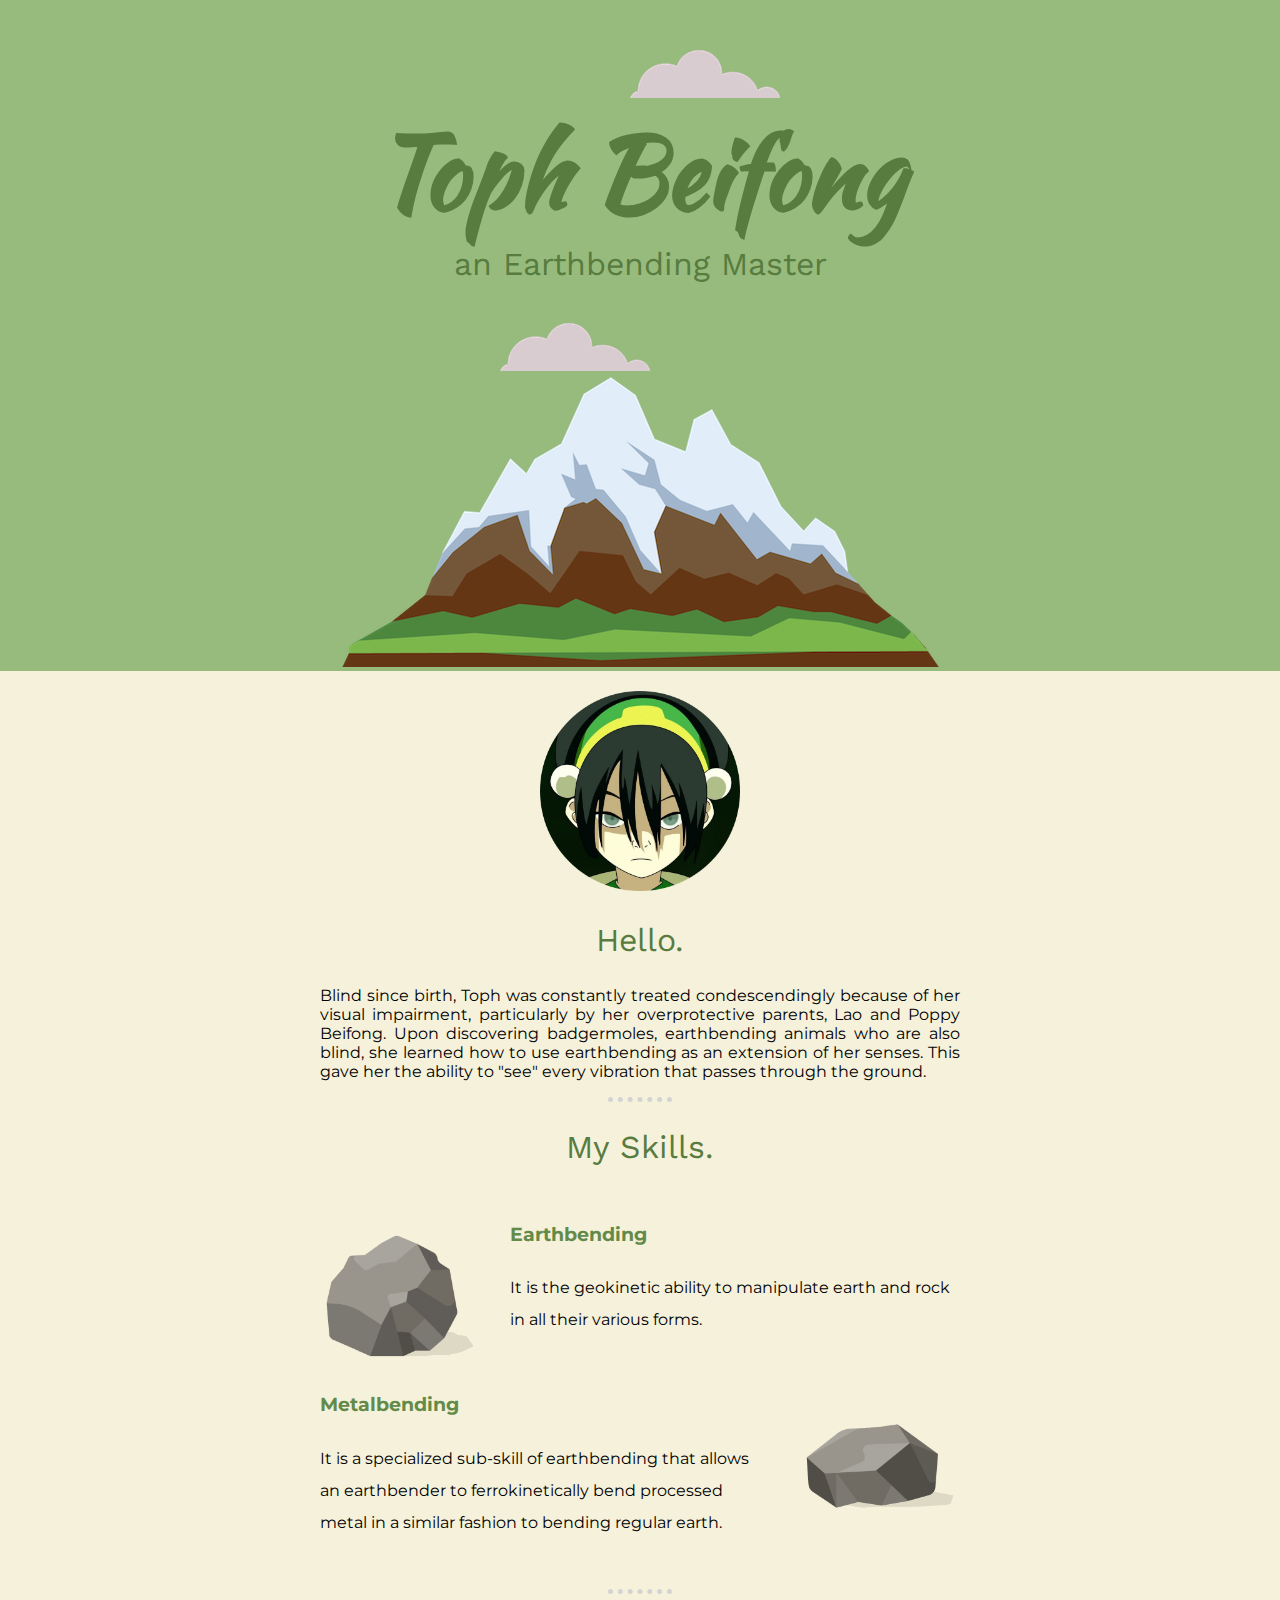
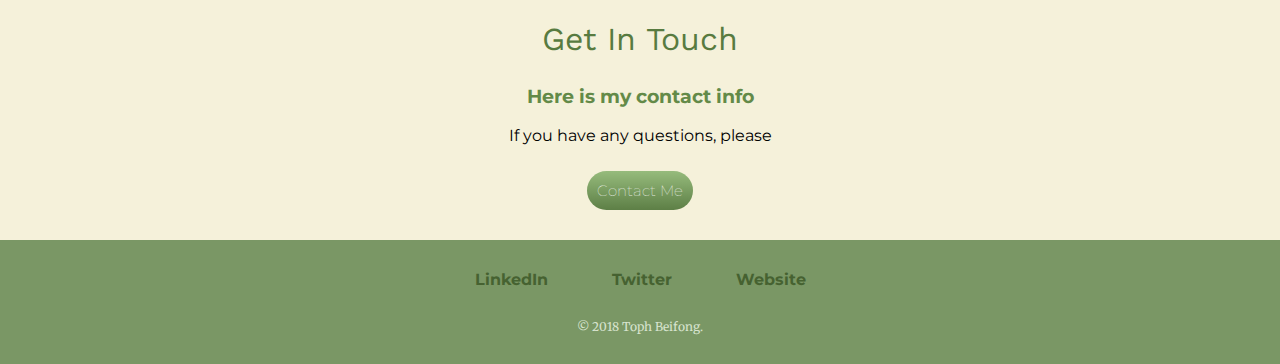
<file: index.html>
<!DOCTYPE html>
<html lang="en" dir="ltr">

<head>
  <meta charset="utf-8">
  <title> Toph Beifong </title>
</head>

<link rel="stylesheet" href="css/styles.css">
<link rel="icon" href="images/favicon.ico">
<link href="https://fonts.googleapis.com/css2?family=Kaushan+Script&family=Work+Sans&family=Montserrat&family=Merriweather&display=swap" rel="stylesheet">

<body>

  <div class="info">
    <img class="cloud-1" src="images/cloud.png" alt="cloud-img">
    <h1 class="name"> Toph Beifong </h1>
    <h2 class="name-info"> an Earthbending Master </h2>
    <img class="cloud-2" src="images/cloud.png" alt="cloud-img">
    <img class="mountain" src="images/mountain.png" alt="mountain-img">
  </div>

  <div class="middle-container">
    <div class="profile">
      <img class="pfp-image" src="images/Toph-Beifong-1.png" alt="Toph-Beifong-pfp">
      <h2>Hello.</h2>
      <p class="prof-desc"> Blind since birth, Toph was constantly treated condescendingly because
        of her visual impairment, particularly by her overprotective parents,
        Lao and Poppy Beifong. Upon discovering badgermoles, earthbending animals
        who are also blind, she learned how to use earthbending as an
        extension of her senses. This gave her the ability to "see"
        every vibration that passes through the ground.</p>
    </div>

    <hr>

    <div class="skills">
      <h2>My Skills.</h2>
      <div class="skill-row">
        <img class="skill-1" src="images/rock-1.png" alt="earthbending-img">
        <h3>Earthbending</h3>
        <p> It is the geokinetic ability to manipulate earth and rock in all their various forms. </p>
      </div>

      <div class="skill-row">
        <img class="skill-2" src="images/metal-1.png" alt="metalbending-img">
        <h3>Metalbending</h3>
        <p> It is a specialized sub-skill of earthbending that allows an earthbender to ferrokinetically
          bend processed metal in a similar fashion to bending regular earth. </p>
      </div>
    </div>

    <hr>

    <div class="contact-me">
      <h2>Get In Touch</h2>
      <h3>Here is my contact info</h3>
      <p> If you have any questions, please </p>
      <a href="mailto:toughbeifong@email.com" class="ContactMe-Bttn">Contact Me</a>
    </div>
  </div>


  <div class="bottom-container">
    <a class="footer-link" href="https://www.linkedin.com/">LinkedIn</a>
    <a class="footer-link" href="https://twitter.com/">Twitter</a>
    <a class="footer-link" href="https://www.appbrewery.co/">Website</a>
    <p class="copyright">© 2018 Toph Beifong.</p>
  </div>

</body>

</html>
</file>
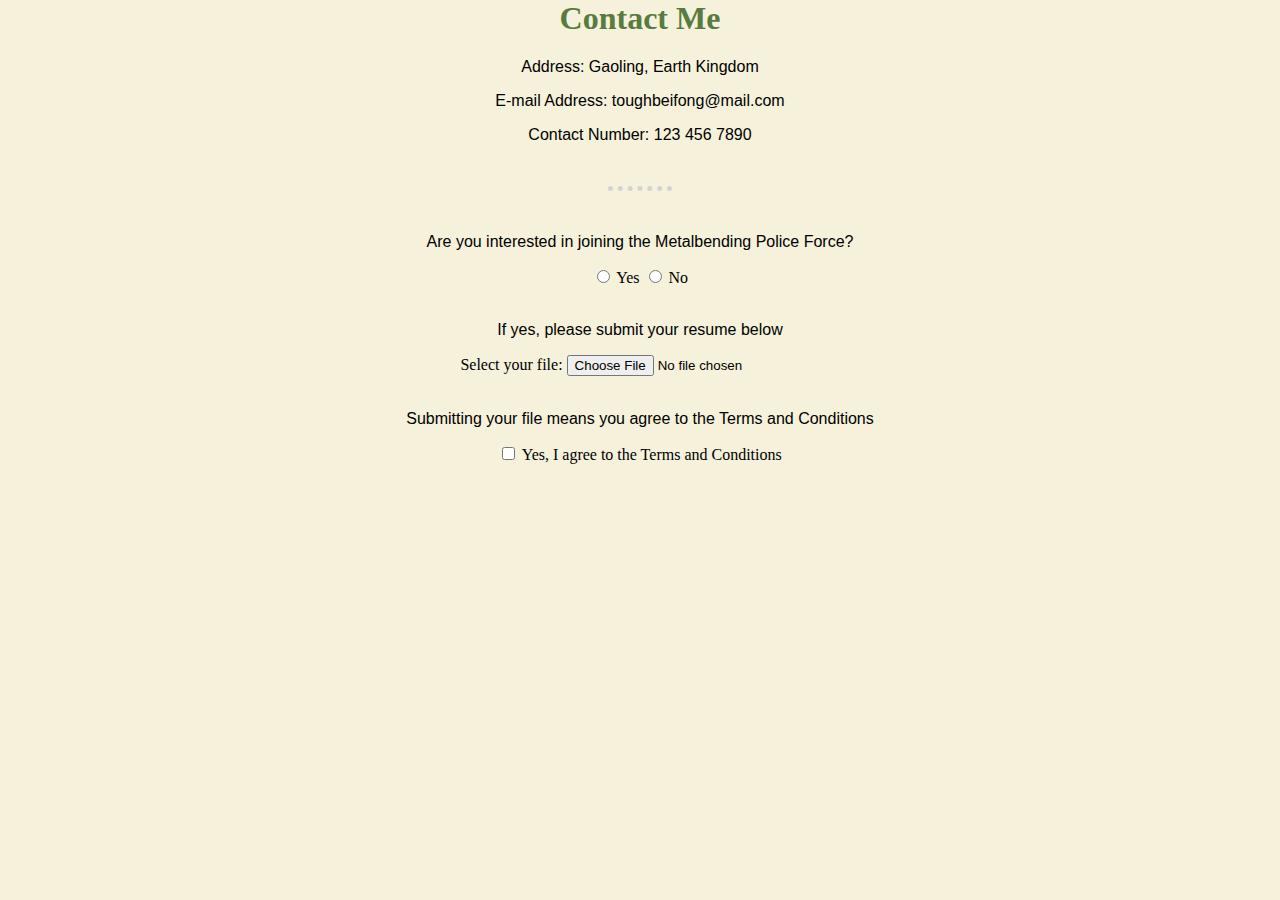
<file: contact-info.html>
<!DOCTYPE html>
<html lang="en" dir="ltr">

<head>
  <meta charset="utf-8">
  <title>Contact Me</title>
</head>

<link rel="stylesheet" href="css/styles.css">
<link rel="icon" href="images/favicon.ico">

<body>

  <!-- CONTACT INFO -->
  <h1> Contact Me </h1>
  <p>Address: Gaoling, Earth Kingdom </p>
  <p>E-mail Address: toughbeifong@mail.com </p>
  <p>Contact Number: 123 456 7890 </p>
  <!-- END OF CONTACT INFO -->
  <br>
  <hr>
  <br>
  <!-- FORM -->
  <form class="" action="index.html" method="post">

    <p> Are you interested in joining the Metalbending Police Force? </p>
    <input type="radio" name="radio1" value="">
    <label> Yes </label>
    <input type="radio" name="radio1" value="">
    <label> No </label>

    <br>
    <br>

    <p> If yes, please submit your resume below </p>
    <label> Select your file: </label>
    <input type="file" name="file" value="">

    <br>
    <br>

    <p> Submitting your file means you agree to the Terms and Conditions </p>
    <input type="checkbox" name="" value="">
    <label> Yes, I agree to the Terms and Conditions </label>
  </form>
  <!-- END OF FORM -->

</body>

</html>
</file>
<file: css/styles.css>
body {
  background-color: #f5f1da;
  margin: 0;
  text-align: center;
}

h1 {
  margin-top: 0;
  color: #587b40;
}

h2 {
  font-size: 2rem;
  font-family: 'Work Sans', sans-serif;
  color: #587b40;
  font-weight: normal;
}

h3 {
  font-family: 'Montserrat', sans-serif;
  color: #638A48;
}

p {
  font-family: 'Montserrat', sans-serif;
}

a {
  font-family: 'Montserrat', sans-serif;
}

hr {
  border-style: dotted none none;
  border-color: lightgray;
  border-width: 5px;
  width: 5%;
}

.info {
  background-color: #96bb7c;
  padding-top: 100px;
  position: relative;
}

.cloud-1 {
  position: absolute;
  right: 500px;
  top: 50px;
}

.cloud-2 {
  position: absolute;
  left: 500px;
  bottom: 300px;
}

.name {
  font-family: 'Kaushan Script', cursive;
  font-size: 6.25rem;
  margin-bottom: 0;
}

.name-info {
  margin-top: 0;
}

.pfp-image {
  width: 200px;
  margin-top: 20px;
}

.profile{
  width:50%;
  margin: auto;
}

.prof-desc{
  text-align: justify;
}

.skill-row {
  width: 50%;
  margin: 50px auto; /* centers the elements */
  text-align: left;
  line-height: 2;
}

.skill-1 {
  width: 25%;
  float: left;
  margin-right: 30px;
}

.skill-2 {
  width: 25%;
  float: right;
  margin-left: 30px;
}

.contact-me {
  padding-bottom: 30px;
}

.ContactMe-Bttn {
  background: #96BB7C;
  background-image: -webkit-linear-gradient(top, #96BB7C, #5D7F46);
  background-image: -moz-linear-gradient(top, #96BB7C, #5D7F46);
  background-image: -ms-linear-gradient(top, #96BB7C, #5D7F46);
  background-image: -o-linear-gradient(top, #96BB7C, #5D7F46);
  background-image: linear-gradient(to bottom, #96BB7C, #5D7F46);
  -webkit-border-radius: 100px;
  -moz-border-radius: 100px;
  border-radius: 100px;
  color: #FFFFFF;
  font-family: 'Montserrat', sans-serif;
  font-size: 15px;
  font-weight: 50;
  padding: 10px;
  margin: 10px 0 0 0;
  text-decoration: none;
  display: inline-block;
  cursor: pointer;
  text-align: center;
}

.ContactMe-Bttn:hover {
  background: #5D7F46;
  background-image: -webkit-linear-gradient(top, #5D7F46, #375025);
  background-image: -moz-linear-gradient(top, #5D7F46, #375025);
  background-image: -ms-linear-gradient(top, #5D7F46, #375025);
  background-image: -o-linear-gradient(top, #5D7F46, #375025);
  background-image: linear-gradient(to bottom, #5D7F46, #375025);
  -webkit-border-radius: 100px;
  -moz-border-radius: 100px;
  border-radius: 100px;
  text-decoration: none;
}

.bottom-container {
  background-color: #7A9765;
  padding: 30px 0;
}

.footer-link {
  color: #466231;
  font-weight: bold;
  text-decoration: none;
  padding: 0 30px;
}

.footer-link:hover{
  color: #D7E3CE;
}

.copyright {
  margin-top: 30px;
  margin-bottom: 0;
  color: #D7E3CE;
  font-family: 'Merriweather', serif;
  font-size: 0.75rem;
}
</file>
